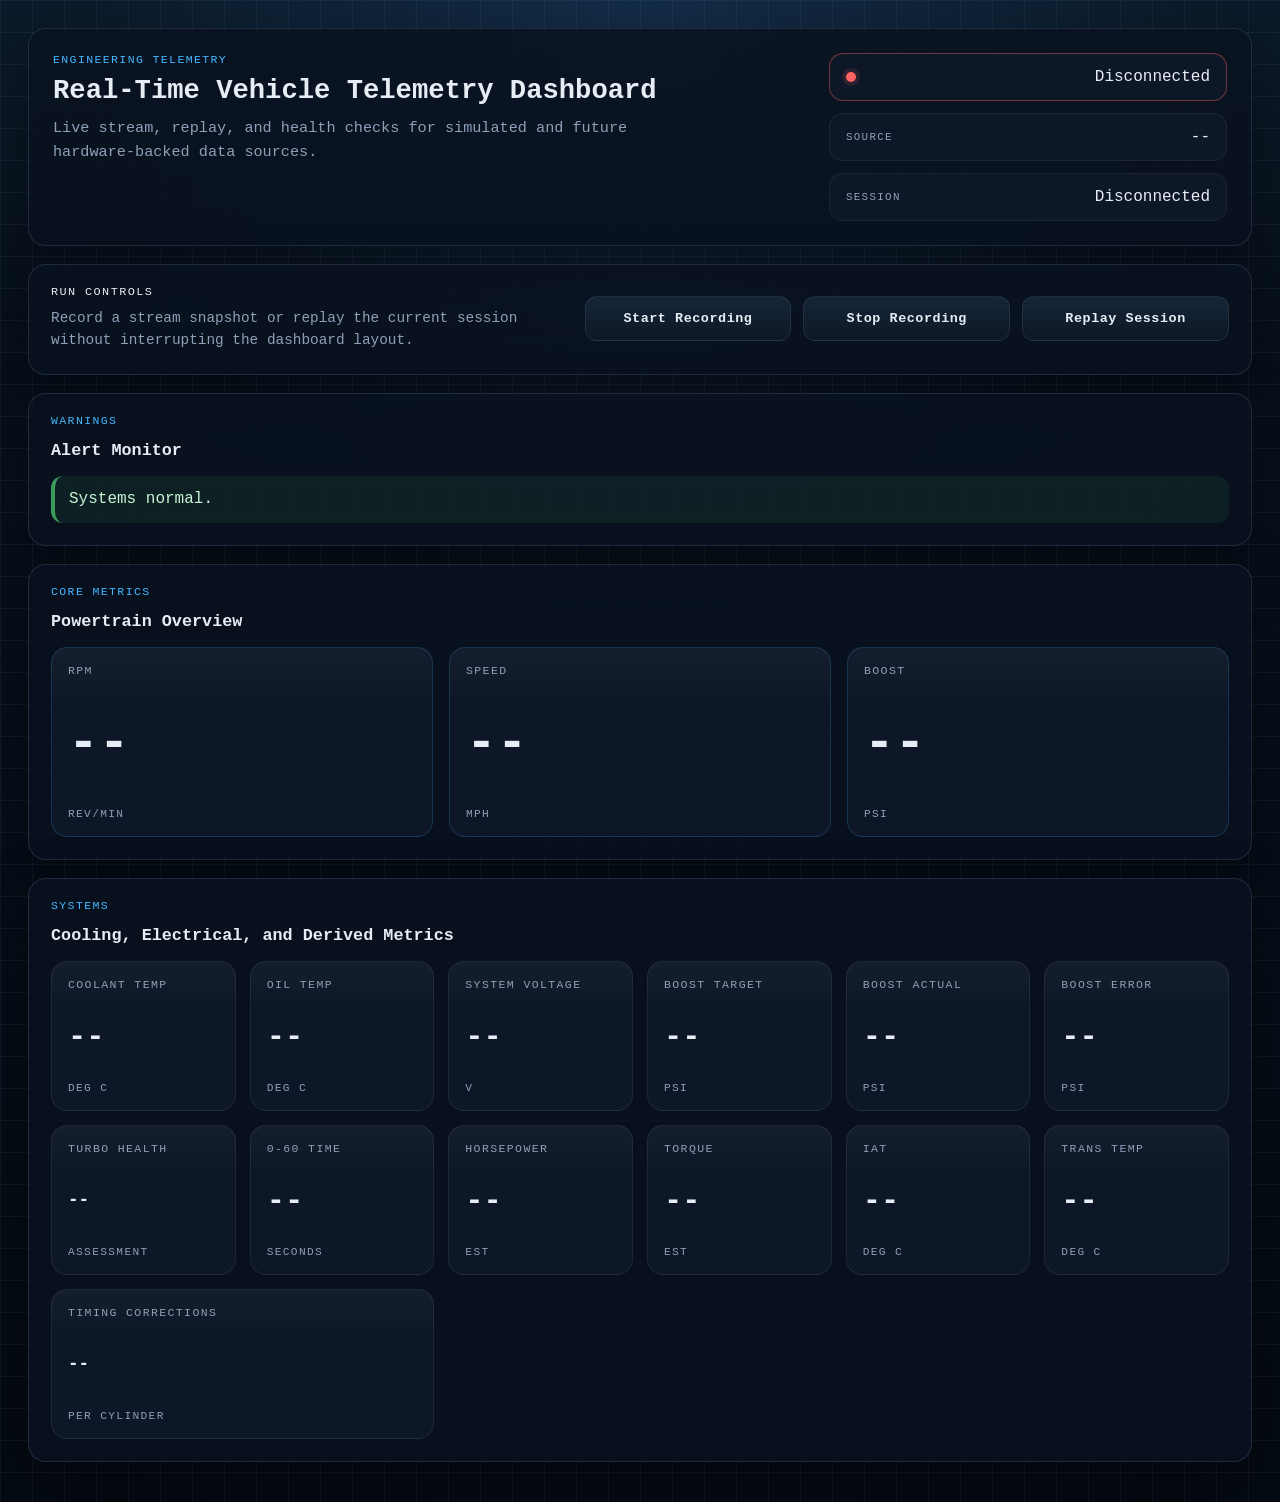
<file: dashboard/index.html>
<!DOCTYPE html>
<html lang="en">
<head>
  <meta charset="UTF-8" />
  <title>Vehicle Telemetry Dashboard</title>
  <meta name="viewport" content="width=device-width, initial-scale=1.0" />
  <meta name="theme-color" content="#0b1220" />
  <link rel="manifest" href="manifest.json" />
  <link rel="stylesheet" href="styles.css" />
</head>
<body>
  <div class="app">
    <header class="masthead">
      <div>
        <p class="eyebrow">Engineering Telemetry</p>
        <h1>Real-Time Vehicle Telemetry Dashboard</h1>
        <p class="subtitle">Live stream, replay, and health checks for simulated and future hardware-backed data sources.</p>
      </div>

      <div class="status-panel">
        <div class="status-chip" id="connection-chip">
          <span class="status-dot"></span>
          <span id="connection-status">Disconnected</span>
        </div>
        <div class="status-chip">
          <span class="chip-label">Source</span>
          <span id="source-indicator">--</span>
        </div>
        <div class="status-chip">
          <span class="chip-label">Session</span>
          <span id="session-status">Idle</span>
        </div>
      </div>
    </header>

    <section class="toolbar">
      <div class="toolbar-copy">
        <div class="toolbar-title">Run Controls</div>
        <div class="toolbar-text">Record a stream snapshot or replay the current session without interrupting the dashboard layout.</div>
      </div>

      <div class="controls">
        <button id="record-btn" type="button">Start Recording</button>
        <button id="stop-btn" type="button">Stop Recording</button>
        <button id="replay-btn" type="button">Replay Session</button>
      </div>
    </section>

    <section class="alerts-panel" aria-live="polite">
      <div class="section-heading">
        <p class="section-kicker">Warnings</p>
        <h2>Alert Monitor</h2>
      </div>
      <ul id="alert-list" class="alert-list">
        <li class="alert-item is-clear">Systems normal.</li>
      </ul>
    </section>

    <section class="metrics-section">
      <div class="section-heading">
        <p class="section-kicker">Core Metrics</p>
        <h2>Powertrain Overview</h2>
      </div>

      <div class="primary-grid">
        <article class="metric-card metric-card-primary" data-metric-card="rpm">
          <p class="metric-label">RPM</p>
          <p class="metric-value metric-value-xl" id="rpm">--</p>
          <p class="metric-unit">rev/min</p>
        </article>

        <article class="metric-card metric-card-primary" data-metric-card="speed">
          <p class="metric-label">Speed</p>
          <p class="metric-value metric-value-xl" id="speed">--</p>
          <p class="metric-unit">mph</p>
        </article>

        <article class="metric-card metric-card-primary" data-metric-card="boost">
          <p class="metric-label">Boost</p>
          <p class="metric-value metric-value-xl" id="boost">--</p>
          <p class="metric-unit">psi</p>
        </article>
      </div>
    </section>

    <section class="metrics-section">
      <div class="section-heading">
        <p class="section-kicker">Systems</p>
        <h2>Cooling, Electrical, and Derived Metrics</h2>
      </div>

      <div class="metrics-grid">
        <article class="metric-card" data-metric-card="coolant">
          <p class="metric-label">Coolant Temp</p>
          <p class="metric-value" id="coolant">--</p>
          <p class="metric-unit">deg C</p>
        </article>

        <article class="metric-card" data-metric-card="oil">
          <p class="metric-label">Oil Temp</p>
          <p class="metric-value" id="oil">--</p>
          <p class="metric-unit">deg C</p>
        </article>

        <article class="metric-card" data-metric-card="voltage">
          <p class="metric-label">System Voltage</p>
          <p class="metric-value" id="voltage">--</p>
          <p class="metric-unit">V</p>
        </article>

        <article class="metric-card" data-metric-card="boost_target">
          <p class="metric-label">Boost Target</p>
          <p class="metric-value" id="boost_target">--</p>
          <p class="metric-unit">psi</p>
        </article>

        <article class="metric-card" data-metric-card="boost_actual">
          <p class="metric-label">Boost Actual</p>
          <p class="metric-value" id="boost_actual">--</p>
          <p class="metric-unit">psi</p>
        </article>

        <article class="metric-card" data-metric-card="boost_error">
          <p class="metric-label">Boost Error</p>
          <p class="metric-value" id="boost_error">--</p>
          <p class="metric-unit">psi</p>
        </article>

        <article class="metric-card" data-metric-card="turbo_health">
          <p class="metric-label">Turbo Health</p>
          <p class="metric-value metric-value-text" id="turbo_health">--</p>
          <p class="metric-unit">assessment</p>
        </article>

        <article class="metric-card" data-metric-card="zeroToSixty">
          <p class="metric-label">0-60 Time</p>
          <p class="metric-value" id="zeroToSixty">--</p>
          <p class="metric-unit">seconds</p>
        </article>

        <article class="metric-card" data-metric-card="hp">
          <p class="metric-label">Horsepower</p>
          <p class="metric-value" id="hp">--</p>
          <p class="metric-unit">est</p>
        </article>

        <article class="metric-card" data-metric-card="tq">
          <p class="metric-label">Torque</p>
          <p class="metric-value" id="tq">--</p>
          <p class="metric-unit">est</p>
        </article>

        <article class="metric-card" data-metric-card="iat">
          <p class="metric-label">IAT</p>
          <p class="metric-value" id="iat">--</p>
          <p class="metric-unit">deg C</p>
        </article>

        <article class="metric-card" data-metric-card="trans_temp">
          <p class="metric-label">Trans Temp</p>
          <p class="metric-value" id="trans_temp">--</p>
          <p class="metric-unit">deg C</p>
        </article>

        <article class="metric-card metric-card-wide" data-metric-card="timing_corrections">
          <p class="metric-label">Timing Corrections</p>
          <p class="metric-value metric-value-text" id="timing_corrections">--</p>
          <p class="metric-unit">per cylinder</p>
        </article>
      </div>
    </section>

    <script src="app.js"></script>
  </div>
</body>
</html>
</file>
<file: dashboard/styles.css>
:root {
  --bg: #08111d;
  --bg-deep: #040a12;
  --panel: rgba(10, 18, 31, 0.88);
  --panel-strong: rgba(14, 24, 40, 0.96);
  --panel-border: rgba(127, 154, 191, 0.2);
  --grid-line: rgba(148, 163, 184, 0.08);
  --text: #e7edf5;
  --muted: #8ea0b8;
  --accent: #42b8ff;
  --accent-soft: rgba(66, 184, 255, 0.16);
  --good: #52d273;
  --warn: #ffb84d;
  --danger: #ff6363;
  --shadow: 0 22px 60px rgba(0, 0, 0, 0.38);
  --mono: "SFMono-Regular", "Roboto Mono", "Menlo", "Consolas", monospace;
}

* {
  box-sizing: border-box;
  margin: 0;
  padding: 0;
}

body {
  min-height: 100vh;
  font-family: var(--mono);
  color: var(--text);
  background:
    linear-gradient(180deg, rgba(66, 184, 255, 0.06), transparent 22%),
    linear-gradient(var(--grid-line) 1px, transparent 1px),
    linear-gradient(90deg, var(--grid-line) 1px, transparent 1px),
    radial-gradient(circle at top, #10243d 0%, var(--bg) 34%, var(--bg-deep) 100%);
  background-size: auto, 32px 32px, 32px 32px, auto;
}

.app {
  max-width: 1440px;
  margin: 0 auto;
  padding: 28px 28px 40px;
  display: grid;
  gap: 18px;
}

.masthead,
.toolbar,
.alerts-panel,
.metrics-section {
  background: var(--panel);
  border: 1px solid var(--panel-border);
  border-radius: 18px;
  box-shadow: var(--shadow);
}

.masthead {
  display: grid;
  grid-template-columns: minmax(0, 1.7fr) minmax(320px, 0.9fr);
  gap: 24px;
  padding: 24px;
  align-items: start;
}

.eyebrow,
.section-kicker,
.chip-label,
.metric-label,
.metric-unit,
.toolbar-title {
  text-transform: uppercase;
  letter-spacing: 0.12em;
}

.eyebrow,
.section-kicker {
  color: var(--accent);
  font-size: 0.72rem;
  margin-bottom: 10px;
}

h1 {
  font-size: clamp(1.7rem, 2vw, 2.4rem);
  line-height: 1.1;
  margin-bottom: 10px;
}

.subtitle {
  max-width: 72ch;
  color: var(--muted);
  font-size: 0.95rem;
  line-height: 1.6;
}

.status-panel {
  display: grid;
  gap: 12px;
}

.status-chip {
  display: flex;
  align-items: center;
  justify-content: space-between;
  gap: 12px;
  padding: 14px 16px;
  border-radius: 14px;
  background: var(--panel-strong);
  border: 1px solid rgba(255, 255, 255, 0.06);
}

.status-chip.is-connected {
  border-color: rgba(82, 210, 115, 0.4);
}

.status-chip.is-disconnected {
  border-color: rgba(255, 99, 99, 0.42);
}

.status-dot {
  width: 10px;
  height: 10px;
  border-radius: 50%;
  background: var(--danger);
  box-shadow: 0 0 0 4px rgba(255, 99, 99, 0.12);
}

.status-chip.is-connected .status-dot {
  background: var(--good);
  box-shadow: 0 0 0 4px rgba(82, 210, 115, 0.15);
}

.chip-label {
  color: var(--muted);
  font-size: 0.68rem;
}

.toolbar,
.alerts-panel,
.metrics-section {
  padding: 20px 22px 22px;
}

.toolbar {
  display: grid;
  grid-template-columns: minmax(0, 1fr) minmax(0, 1.25fr);
  gap: 18px;
  align-items: center;
}

.toolbar-title {
  color: var(--text);
  font-size: 0.74rem;
  margin-bottom: 8px;
}

.toolbar-text {
  color: var(--muted);
  font-size: 0.9rem;
  line-height: 1.55;
}

.controls {
  display: grid;
  grid-template-columns: repeat(3, minmax(0, 1fr));
  gap: 12px;
}

.controls button {
  padding: 14px 16px;
  border-radius: 12px;
  border: 1px solid rgba(255, 255, 255, 0.08);
  background: linear-gradient(180deg, #152538, #0d1826);
  color: var(--text);
  cursor: pointer;
  font-family: inherit;
  font-size: 0.84rem;
  font-weight: 700;
  letter-spacing: 0.04em;
}

.controls button:hover {
  border-color: rgba(66, 184, 255, 0.34);
  background: linear-gradient(180deg, #182c43, #102031);
}

.section-heading {
  display: flex;
  flex-direction: column;
  gap: 4px;
  margin-bottom: 16px;
}

.section-heading h2 {
  font-size: 1.05rem;
  font-weight: 700;
}

.alert-list {
  list-style: none;
  display: grid;
  gap: 10px;
}

.alert-item {
  padding: 12px 14px;
  border-radius: 12px;
  border-left: 4px solid var(--warn);
  background: rgba(255, 184, 77, 0.08);
  color: #ffe2b0;
  line-height: 1.45;
}

.alert-item.is-danger {
  border-left-color: var(--danger);
  background: rgba(255, 99, 99, 0.1);
  color: #ffd1d1;
}

.alert-item.is-clear {
  border-left-color: rgba(82, 210, 115, 0.7);
  background: rgba(82, 210, 115, 0.08);
  color: #c8f6d4;
}

.primary-grid {
  display: grid;
  grid-template-columns: repeat(3, minmax(0, 1fr));
  gap: 16px;
}

.metrics-grid {
  display: grid;
  grid-template-columns: repeat(auto-fit, minmax(180px, 1fr));
  gap: 14px;
}

.metric-card {
  display: flex;
  flex-direction: column;
  justify-content: space-between;
  min-height: 150px;
  padding: 16px;
  border-radius: 16px;
  border: 1px solid rgba(255, 255, 255, 0.07);
  background:
    linear-gradient(180deg, rgba(255, 255, 255, 0.03), transparent 30%),
    var(--panel-strong);
}

.metric-card-primary {
  min-height: 190px;
  border-color: rgba(66, 184, 255, 0.18);
}

.metric-card-wide {
  grid-column: span 2;
}

.metric-label {
  color: var(--muted);
  font-size: 0.72rem;
  margin-bottom: 16px;
}

.metric-value {
  font-size: clamp(1.9rem, 2.3vw, 2.5rem);
  font-weight: 700;
  line-height: 1;
  word-break: break-word;
}

.metric-value-xl {
  font-size: clamp(2.7rem, 4vw, 4rem);
}

.metric-value-text {
  font-size: 1.1rem;
  line-height: 1.35;
}

.metric-unit {
  color: var(--muted);
  font-size: 0.7rem;
  margin-top: 14px;
}

.metric-card.is-alert {
  border-color: rgba(255, 99, 99, 0.52);
  box-shadow: inset 0 0 0 1px rgba(255, 99, 99, 0.2);
}

.metric-card.is-alert .metric-value,
.metric-card.is-alert .metric-value-text {
  color: #ffd1d1;
}

@media (max-width: 1180px) {
  .masthead,
  .toolbar {
    grid-template-columns: 1fr;
  }

  .primary-grid {
    grid-template-columns: repeat(3, minmax(0, 1fr));
  }
}

@media (max-width: 900px) {
  .app {
    padding: 18px 16px 28px;
  }

  .controls,
  .primary-grid {
    grid-template-columns: 1fr;
  }

  .metric-card-wide {
    grid-column: span 1;
  }
}

@media (max-width: 640px) {
  .status-chip {
    flex-wrap: wrap;
    justify-content: flex-start;
  }

  .metrics-grid {
    grid-template-columns: 1fr;
  }

  .metric-card,
  .metric-card-primary {
    min-height: 138px;
  }
}
</file>
